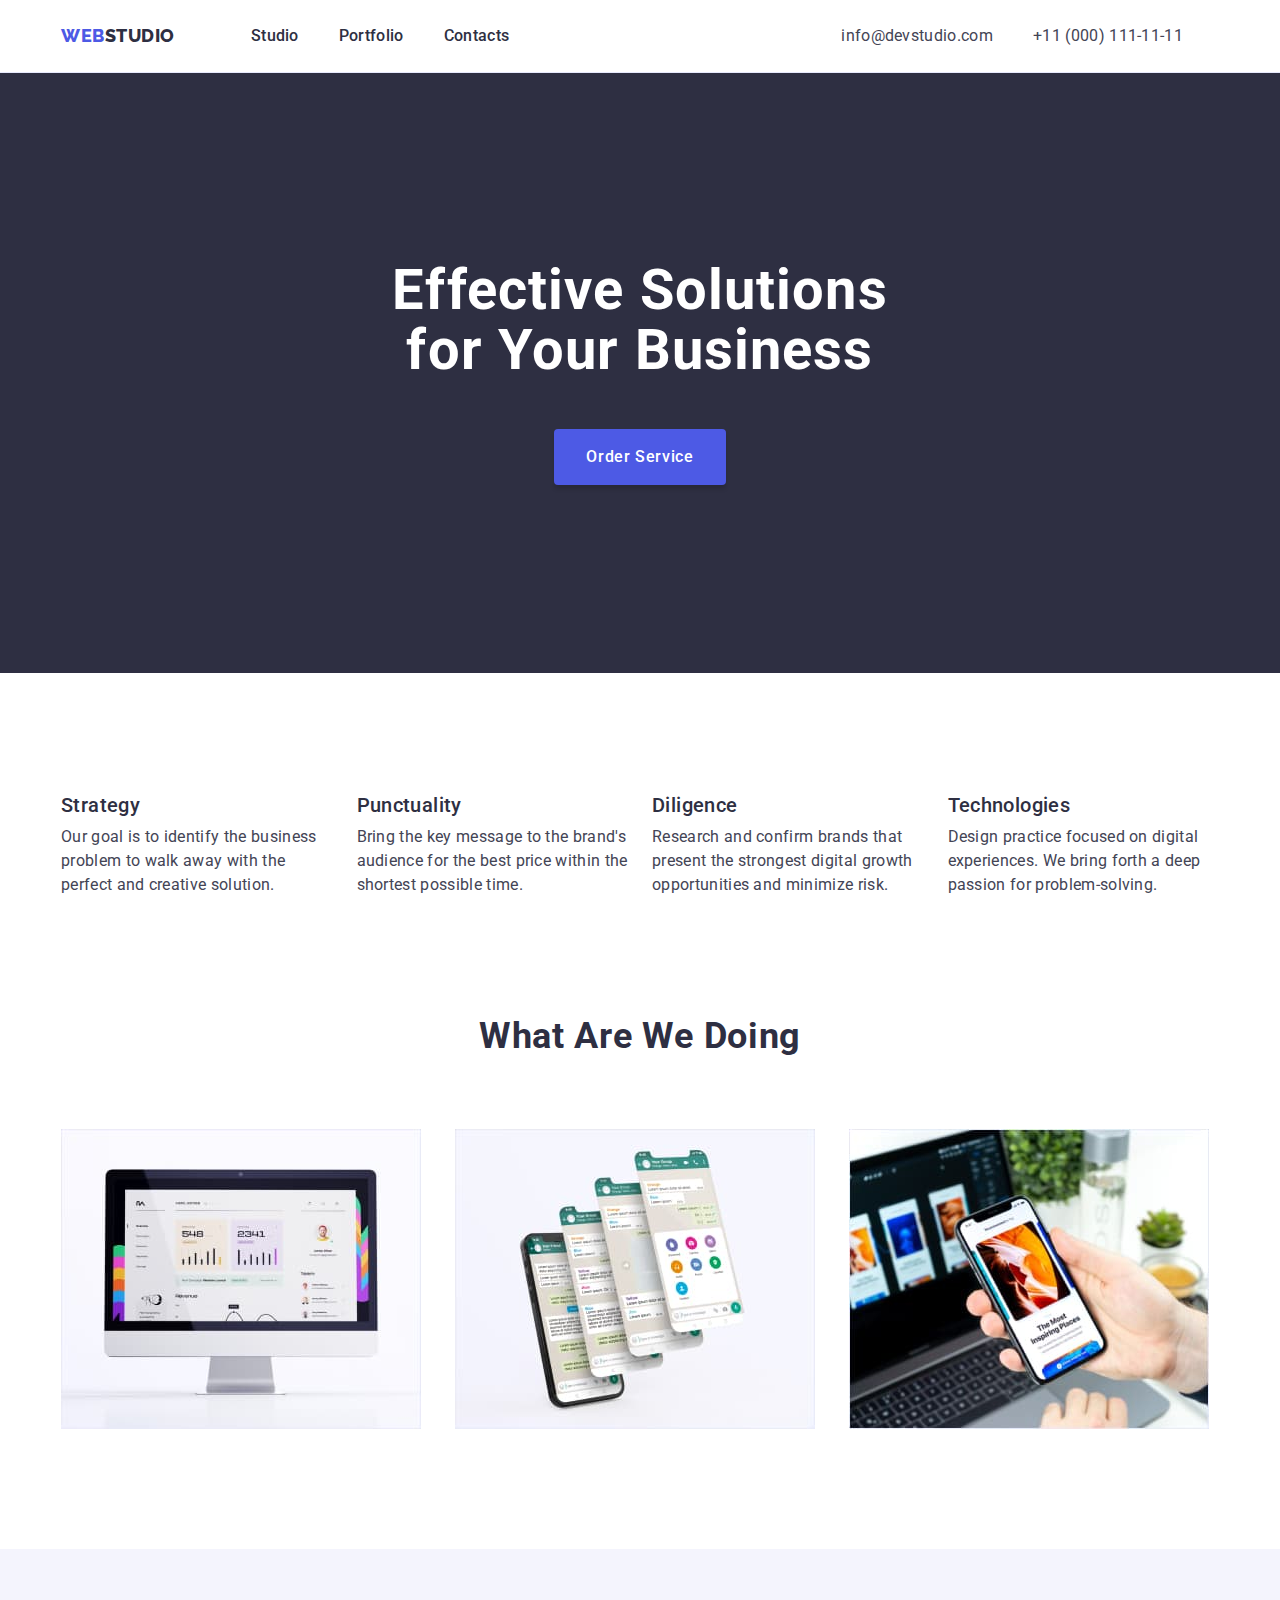
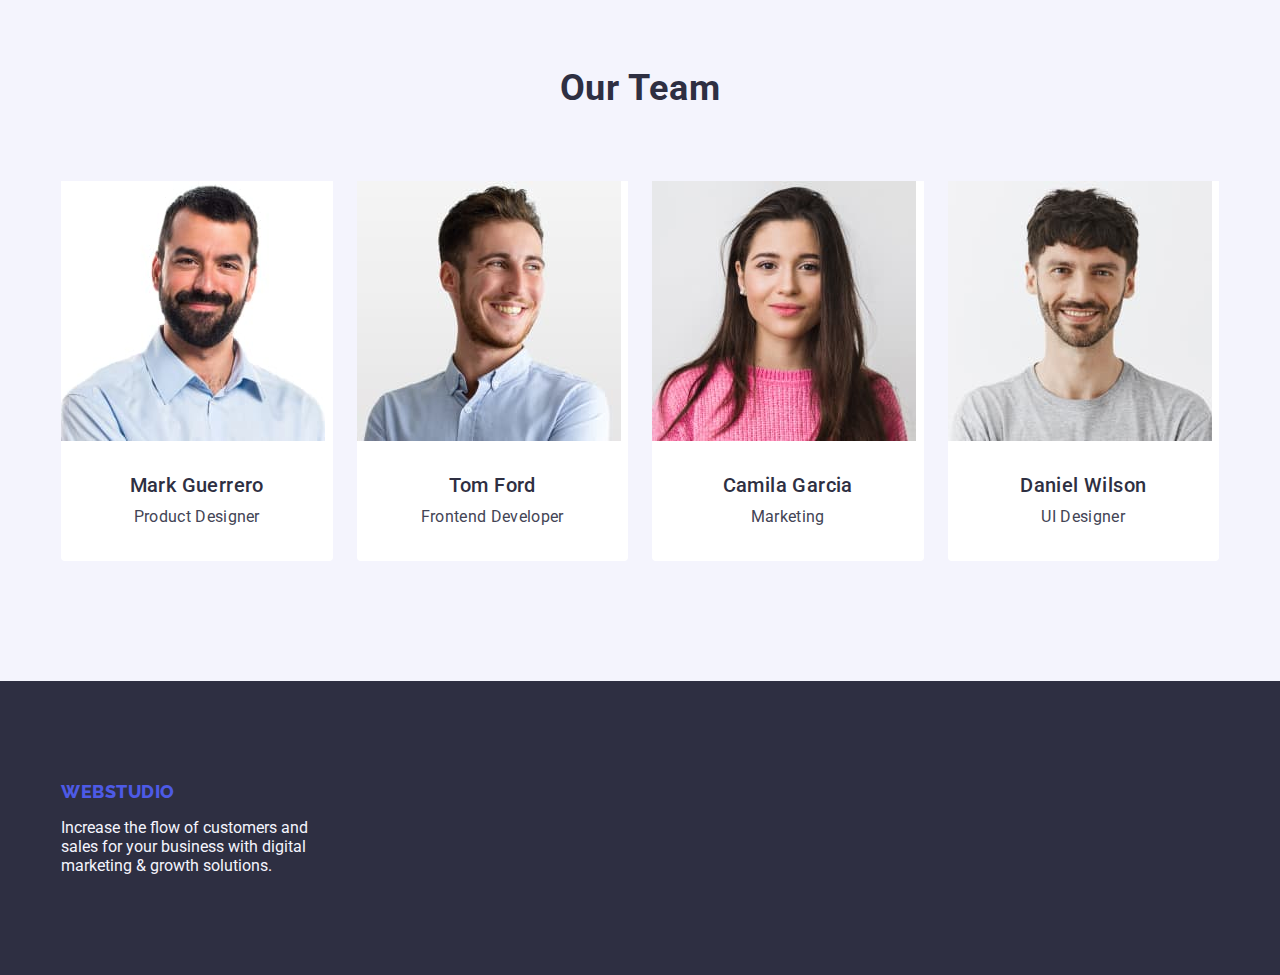
<file: index.html>
<!DOCTYPE html>
<html lang="en">
  <head>
    <meta charset="UTF-8" />
    <meta http-equiv="X-UA-Compatible" content="IE=edge" />
    <meta name="viewport" content="width=device-width, initial-scale=1.0" />
    <link rel="preconnect" href="https://fonts.googleapis.com" />
    <link rel="preconnect" href="https://fonts.gstatic.com" crossorigin />
    <link
      href="https://fonts.googleapis.com/css2?family=Montserrat:wght@400;700&family=Raleway:wght@800&family=Roboto:wght@400;500;700&display=swap"
      rel="stylesheet"
    />
    <link
      rel="stylesheet"
      href="https://cdnjs.cloudflare.com/ajax/libs/modern-normalize/1.1.0/modern-normalize.min.css"
      integrity="sha512-wpPYUAdjBVSE4KJnH1VR1HeZfpl1ub8YT/NKx4PuQ5NmX2tKuGu6U/JRp5y+Y8XG2tV+wKQpNHVUX03MfMFn9Q=="
      crossorigin="anonymous"
      referrerpolicy="no-referrer"
    />
    <link rel="stylesheet" href="./css/style.css" />
    <title>Document</title>
  </head>
  <body>
    <!-- header -->
    <header class="page-header">
      <div class="container">
        <!-- navbar -->
        <nav class="page-nav">
          <!-- logo -->
          <a class="logo link" href="./index.html">
            Web<span class="secondary-text-color">Studio</span>
          </a>

          <ul class="nav list">
            <li><a class="nav-item link" href="./index.html">Studio</a></li>
            <li><a class="nav-item link" href="./portfolio.html">Portfolio</a></li>
            <li><a class="nav-item link" href="">Contacts</a></li>
          </ul>
        </nav>

        <!-- contacts -->
        <address class="nav-contact">
          <ul class="contact-list list">
            <li>
              <a class="nav-contact-item link" href="mailto:info@devstudio.com">
                info@devstudio.com
              </a>
            </li>
            <li>
              <a class="nav-contact-item link" href="tel:+110001111111">+11 (000) 111-11-11</a>
            </li>
          </ul>
        </address>
      </div>
    </header>

    <!-- main -->
    <main>
      <!-- hero -->
      <section class="hero">
        <div class="container">
          <h1 class="hero-title">Effective Solutions for Your Business</h1>
          <button class="button" type="button">Order Service</button>
        </div>
      </section>

      <!-- section-2 -->
      <section class="advantages">
        <div class="container">
          <h2 class="section-title" hidden>Advantages</h2>
          <!-- list of advantages -->
          <ul class="advantages-list list">
            <li class="advantages-item">
              <h3 class="section-subtitle">Strategy</h3>
              <p class="section-text">
                Our goal is to identify the business problem to walk away with the perfect and
                creative solution.
              </p>
            </li>
            <li class="advantages-item">
              <h3 class="section-subtitle">Punctuality</h3>
              <p class="section-text">
                Bring the key message to the brand's audience for the best price within the shortest
                possible time.
              </p>
            </li>
            <li class="advantages-item">
              <h3 class="section-subtitle">Diligence</h3>
              <p class="section-text">
                Research and confirm brands that present the strongest digital growth opportunities
                and minimize risk.
              </p>
            </li>
            <li class="advantages-item">
              <h3 class="section-subtitle">Technologies</h3>
              <p class="section-text">
                Design practice focused on digital experiences. We bring forth a deep passion for
                problem-solving.
              </p>
            </li>
          </ul>
        </div>
      </section>

      <!-- section-3 -->
      <section class="services">
        <div class="container">
          <h2 class="section-title">What are we doing</h2>
          <ul class="list">
            <li class="services-item">
              <img src="./images/section-3-pic-1.jpg" alt="dashboard" width="360" />
            </li>
            <li class="services-item">
              <img src="./images/section-3-pic-2.jpg" alt="mobile-1" width="360" />
            </li>
            <li class="services-item">
              <img src="./images/section-3-pic-3.jpg" alt="mobile-2" width="360" />
            </li>
          </ul>
        </div>
      </section>

      <!-- section-4 -->
      <section class="our-team">
        <div class="container">
          <h2 class="section-title">Our Team</h2>
          <ul class="list">
            <li class="our-team-item">
              <img src="./images/team/person-1.jpg" alt="First worker" width="264" />
              <div class="team-info">
                <h3 class="section-subtitle">Mark Guerrero</h3>
                <p class="section-text">Product Designer</p>
              </div>
            </li>
            <li class="our-team-item">
              <img src="./images/team/person-2.jpg" alt="Second worker" width="264" />
              <div class="team-info">
                <h3 class="section-subtitle">Tom Ford</h3>
                <p class="section-text">Frontend Developer</p>
              </div>
            </li>
            <li class="our-team-item">
              <img src="./images/team/person-3.jpg" alt="Third worker" width="264" />
              <div class="team-info">
                <h3 class="section-subtitle">Camila Garcia</h3>
                <p class="section-text">Marketing</p>
              </div>
            </li>
            <li class="our-team-item">
              <img src="./images/team/person-4.jpg" alt="Forth worker" width="264" />
              <div class="team-info">
                <h3 class="section-subtitle">Daniel Wilson</h3>
                <p class="section-text">UI Designer</p>
              </div>
            </li>
          </ul>
        </div>
      </section>
    </main>
    <footer class="footer">
      <div class="container">
        <a class="logo link" href="./index.html">
          Web<span class="footer-text-color">Studio</span>
        </a>
        <p class="footer-text">
          Increase the flow of customers and sales for your business with digital marketing & growth
          solutions.
        </p>
      </div>
    </footer>
  </body>
</html>
</file>
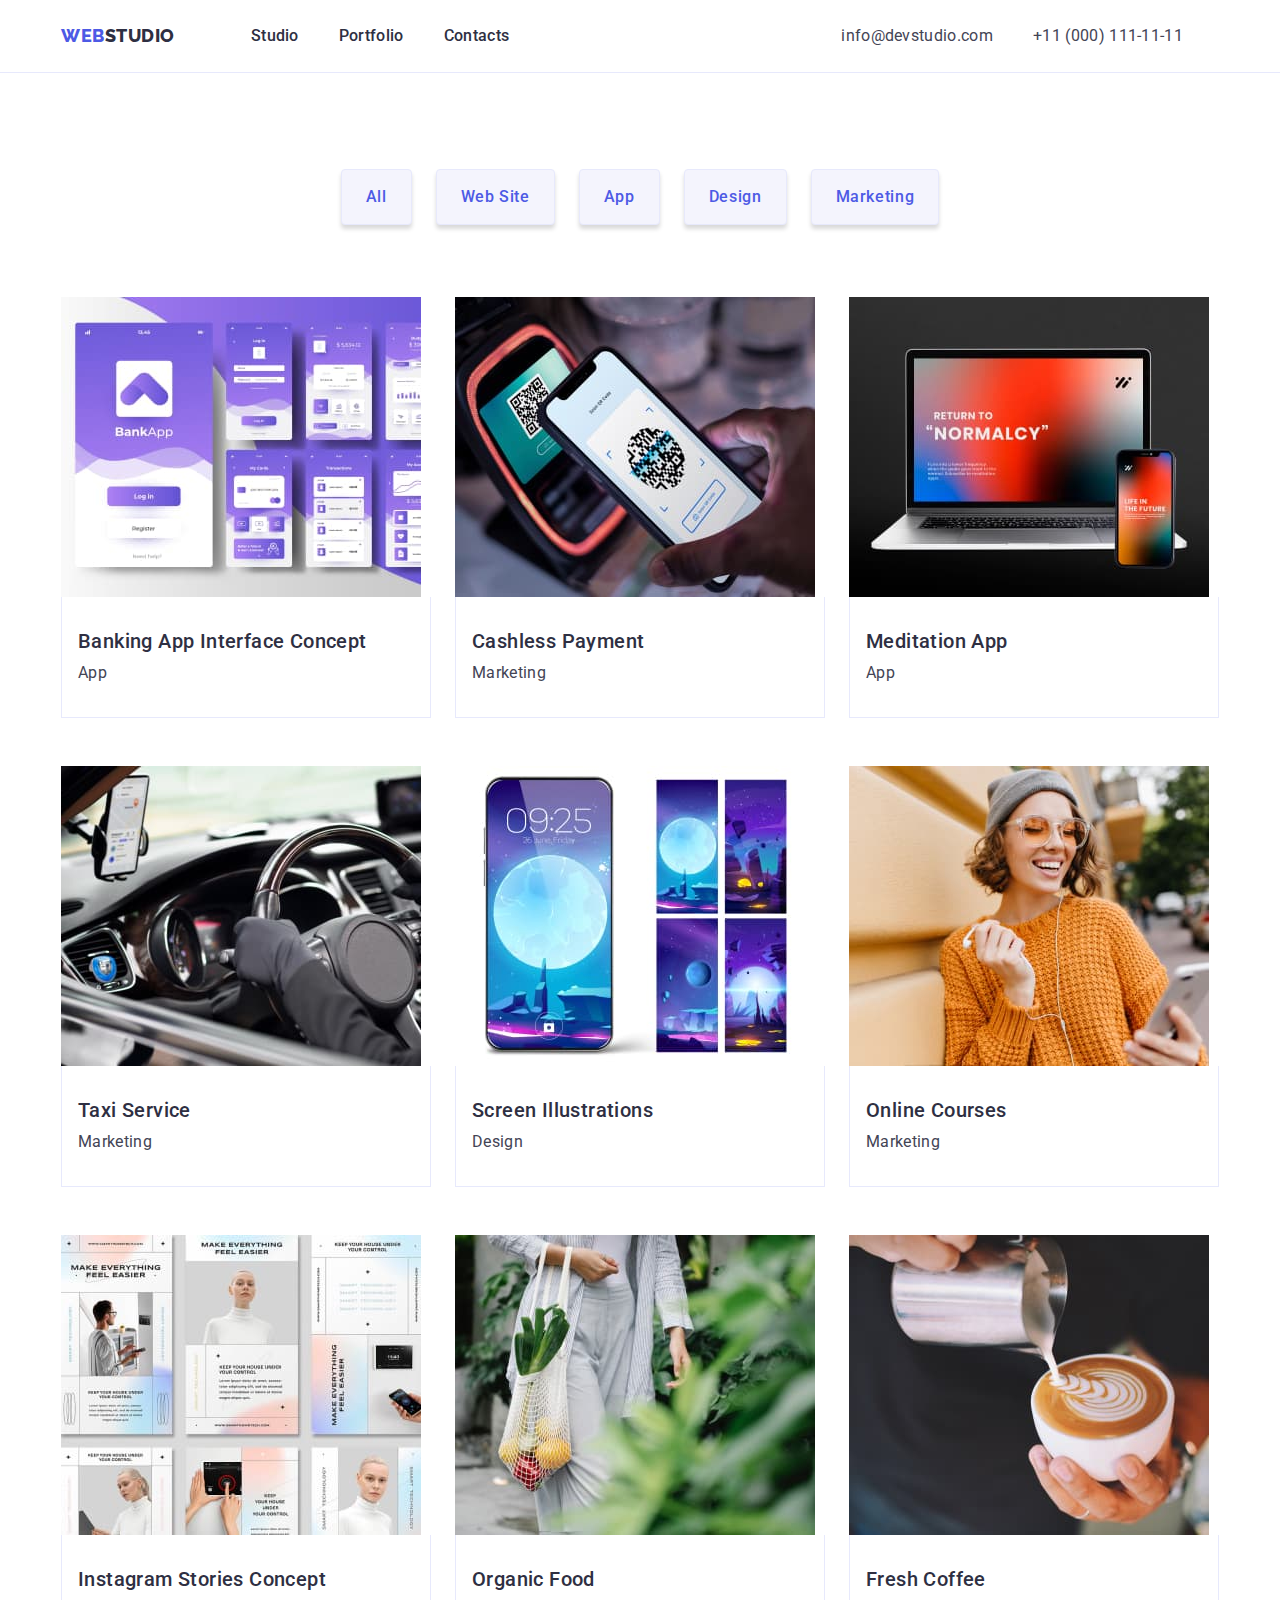
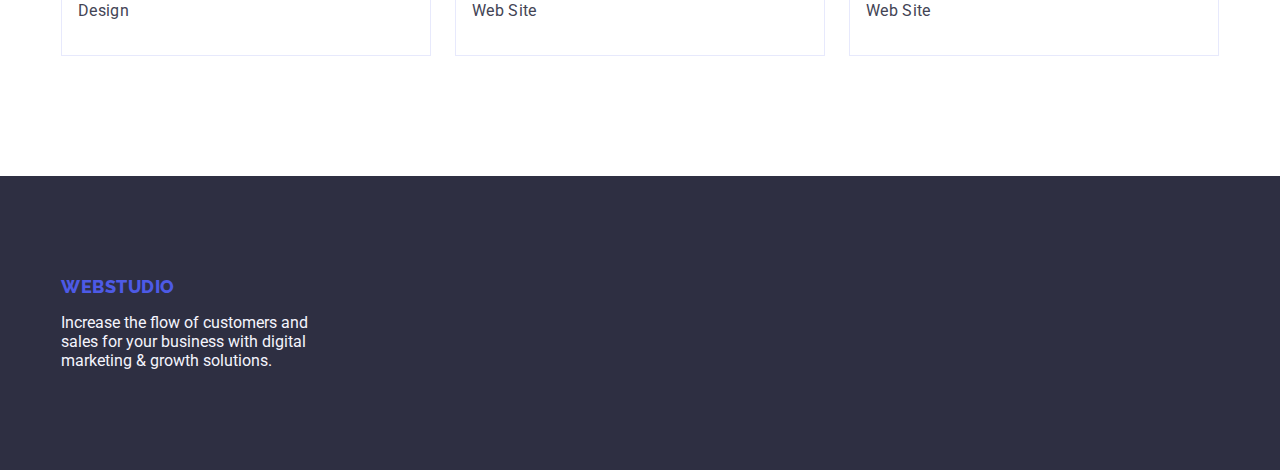
<file: portfolio.html>
<!DOCTYPE html>
<html lang="en">
  <head>
    <meta charset="UTF-8" />
    <meta http-equiv="X-UA-Compatible" content="IE=edge" />
    <meta name="viewport" content="width=device-width, initial-scale=1.0" />
    <link rel="preconnect" href="https://fonts.googleapis.com" />
    <link rel="preconnect" href="https://fonts.gstatic.com" crossorigin />
    <link
      href="https://fonts.googleapis.com/css2?family=Montserrat:wght@400;700&family=Raleway:wght@800&family=Roboto:wght@400;500;700&display=swap"
      rel="stylesheet"
    />
    <link
      rel="stylesheet"
      href="https://cdnjs.cloudflare.com/ajax/libs/modern-normalize/1.1.0/modern-normalize.min.css"
      integrity="sha512-wpPYUAdjBVSE4KJnH1VR1HeZfpl1ub8YT/NKx4PuQ5NmX2tKuGu6U/JRp5y+Y8XG2tV+wKQpNHVUX03MfMFn9Q=="
      crossorigin="anonymous"
      referrerpolicy="no-referrer"
    />
    <link rel="stylesheet" href="./css/style.css" />
    <title>Document</title>
  </head>
  <body>
    <!-- header -->
    <header class="page-header">
      <div class="container">
        <!-- navbar -->
        <nav class="page-nav">
          <!-- logo -->
          <a class="logo link" href="./index.html">
            Web<span class="secondary-text-color">Studio</span>
          </a>

          <ul class="nav list">
            <li><a class="nav-item link" href="./index.html">Studio</a></li>
            <li><a class="nav-item link" href="./portfolio.html">Portfolio</a></li>
            <li><a class="nav-item link" href="">Contacts</a></li>
          </ul>
        </nav>

        <!-- contacts -->
        <address class="nav-contact">
          <ul class="contact-list list">
            <li>
              <a class="nav-contact-item link" href="mailto:info@devstudio.com">
                info@devstudio.com
              </a>
            </li>
            <li>
              <a class="nav-contact-item link" href="tel:+110001111111">+11 (000) 111-11-11</a>
            </li>
          </ul>
        </address>
      </div>
    </header>

    <!-- main -->
    <main>
      <section class="portfolio">
        <div class="container">
          <h1 hidden>Portfolio</h1>
          <ul class="filters list">
            <li><button class="button button-portfolio" type="button">All</button></li>
            <li><button class="button button-portfolio" type="button">Web Site</button></li>
            <li><button class="button button-portfolio" type="button">App</button></li>
            <li><button class="button button-portfolio" type="button">Design</button></li>
            <li><button class="button button-portfolio" type="button">Marketing</button></li>
          </ul>

          <!-- menu list -->
          <ul class="projects list">
            <li class="project-card">
              <a class="link" href="">
                <img src="./images/portfolio/img-1.jpg" alt="Banking App Interface Concept" />
                <div class="card-info">
                  <h2 class="section-subtitle">Banking App Interface Concept</h2>
                  <p class="section-text">App</p>
                </div>
              </a>
            </li>
            <li class="project-card">
              <a class="link" href="">
                <img src="./images/portfolio/img-2.jpg" alt="Cashless Payment" />
                <div class="card-info">
                  <h2 class="section-subtitle">Cashless Payment</h2>
                  <p class="section-text">Marketing</p>
                </div>
              </a>
            </li>
            <li class="project-card">
              <a class="link" href="">
                <img src="./images/portfolio/img-3.jpg" alt="Meditation App" />
                <div class="card-info">
                  <h2 class="section-subtitle">Meditation App</h2>
                  <p class="section-text">App</p>
                </div>
              </a>
            </li>
            <li class="project-card">
              <a class="link" href="">
                <img src="./images/portfolio/img-4.jpg" alt="Taxi Service" />
                <div class="card-info">
                  <h2 class="section-subtitle">Taxi Service</h2>
                  <p class="section-text">Marketing</p>
                </div>
              </a>
            </li>
            <li class="project-card">
              <a class="link" href="">
                <img src="./images/portfolio/img-5.jpg" alt="Screen Illustrations" />
                <div class="card-info">
                  <h2 class="section-subtitle">Screen Illustrations</h2>
                  <p class="section-text">Design</p>
                </div>
              </a>
            </li>
            <li class="project-card">
              <a class="link" href="">
                <img src="./images/portfolio/img-6.jpg" alt="Online Courses" />
                <div class="card-info">
                  <h2 class="section-subtitle">Online Courses</h2>
                  <p class="section-text">Marketing</p>
                </div>
              </a>
            </li>
            <li class="project-card">
              <a class="link" href="">
                <img src="./images/portfolio/img-7.jpg" alt="Instagram Stories Concept" />
                <div class="card-info">
                  <h2 class="section-subtitle">Instagram Stories Concept</h2>
                  <p class="section-text">Design</p>
                </div>
              </a>
            </li>
            <li class="project-card">
              <a class="link" href="">
                <img src="./images/portfolio/img-8.jpg" alt="Organic Food" />
                <div class="card-info">
                  <h2 class="section-subtitle">Organic Food</h2>
                  <p class="section-text">Web Site</p>
                </div>
              </a>
            </li>
            <li class="project-card">
              <a class="link" href="">
                <img src="./images/portfolio/img-9.jpg" alt="Fresh Coffee" />
                <div class="card-info">
                  <h2 class="section-subtitle">Fresh Coffee</h2>
                  <p class="section-text">Web Site</p>
                </div>
              </a>
            </li>
          </ul>
        </div>
      </section>
    </main>

    <!-- footer -->
    <footer class="footer">
      <div class="container">
        <a class="logo link" href="./index.html">
          Web<span class="footer-text-color">Studio</span>
        </a>
        <p class="footer-text">
          Increase the flow of customers and sales for your business with digital marketing & growth
          solutions.
        </p>
      </div>
    </footer>
  </body>
</html>
</file>
<file: css/style.css>
:root {
  --primary-bg-color: #ffffff;
  --accent-color: #4d5ae5;
  --title-text-color: #2e2f42;
  --primary-text-color: #434455;
  --hero-bg-color: #2e2f42;
  /* hover-focus-color */
  /* fonts */
  --footer-text-color: #f4f4fd;
  --footer-bg-color: #2e2f42;

  /* portfolio */
  --button-bg-color: #f4f4fd;
}

/* default */

* {
  margin: 0;
  padding: 0;
}

img {
  display: block;
}

.link {
  text-decoration: none;
}

.list {
  list-style: none;
}

/* common */

body {
  font-family: 'Roboto', sans-serif;
  color: var(--primary-text-color);
  background-color: var(--primary-bg-color);
}

.container {
  /* display: flex; */
  width: 1158px;
  margin: 0 auto;
  padding: 0 15px;
}

.section-title {
  font-family: 'Roboto';
  font-weight: 700;
  font-size: 36px;
  line-height: 1.11;
  text-align: center;
  letter-spacing: 0.02em;
  text-transform: capitalize;
  color: var(--title-text-color);
}

.section-subtitle {
  font-family: 'Roboto';
  font-weight: 500;
  font-size: 20px;
  line-height: 1.2;
  letter-spacing: 0.02em;
  color: var(--title-text-color);
}

.section-text {
  font-family: 'Roboto';
  font-weight: 400;
  font-size: 16px;
  line-height: 1.5;
  letter-spacing: 0.02em;
  color: var(--primary-text-color);
}

/* header */

.page-header {
  border-bottom: 1px solid #e7e9fc;
  padding: 24px 0;
}

.page-header .container {
  display: flex;
}

.page-nav {
  display: flex;
  align-items: center;
  margin-right: 332px;
}

.logo {
  margin-right: 76px;

  font-family: 'Raleway', sans-serif;
  font-weight: 800;
  font-size: 18px;
  line-height: 1.17;
  letter-spacing: 0.03em;
  text-transform: uppercase;
  color: var(--accent-color);
}

.secondary-text-color {
  color: var(--title-text-color);
}

.nav {
  display: flex;
  gap: 40px;
}

.nav-item {
  padding: 24px 0;

  font-family: 'Roboto';
  font-weight: 500;
  font-size: 16px;
  line-height: 1.5;
  letter-spacing: 0.02em;
  color: var(--title-text-color);
}

.nav .link:hover,
.nav .link:focus {
  color: #404bbf;
}

/* this rule is duplicated in nav-conto-item */
.contact-list {
  display: flex;
  gap: 40px;
}

.nav-contact {
  font-style: normal;
}

.nav-contact-item {
  font-family: 'Roboto';
  font-size: 16px;
  line-height: 1.5;
  letter-spacing: 0.02em;
  color: var(--primary-text-color);
}

.nav-contact-item:hover,
.nav-contact-item:focus {
  color: #404bbf;
}

/* main */

/* hero */

.hero {
  padding: 188px 0;
  background-color: var(--hero-bg-color);
}

.hero-title {
  max-width: 496px;
  margin: 0 auto;
  margin-bottom: 48px;

  font-family: 'Roboto';
  font-weight: 700;
  font-size: 56px;
  line-height: 1.07;
  text-align: center;
  letter-spacing: 0.02em;
  color: #ffffff;
}

.button {
  display: block;
  min-width: 169px;
  height: 56px;
  margin: 0 auto;
  padding: 16px 32px;

  font-family: 'Roboto', sans-serif;
  font-weight: 500;
  font-size: 16px;
  line-height: 1.5;
  letter-spacing: 0.04em;
  text-align: center;

  color: #ffffff;
  background-color: var(--accent-color);
  box-shadow: 0px 4px 4px rgba(0, 0, 0, 0.15);
  border: none;
  border-radius: 4px;
  cursor: pointer;
}

.button:hover,
.button:focus {
  background-color: #404bbf;
}

/* secction-2-advantages */

.advantages .section-subtitle {
  margin-bottom: 8px;
}

.advantages {
  padding: 120px 0;
}

.advantages-list {
  display: flex;
  gap: 24px;
}

.advantages-item {
  /* 100% -> 1158px(container) - 15*2(padding) */
  width: calc((100% - 72px) / 4);
}

/* section-3-services */

.services {
  padding-bottom: 120px;
}

.services .section-title {
  margin-bottom: 72px;
}

.services .list {
  display: flex;
  gap: 24px;
}

.services-item {
  width: calc((100% - 48px) / 3);
}

/* section-4-about-us */

.our-team {
  background-color: #f4f4fd;
  padding-top: 120px;
  padding-bottom: 120px;
}

.our-team .section-title {
  margin-bottom: 72px;
}

.our-team-item {
  background-color: #ffffff;
  width: calc((100% - 72px) / 4);
  border-radius: 0px 0px 4px 4px;
}

.team-info {
  padding: 32px 16px;
}

.team-info .section-subtitle {
  text-align: center;
  margin-bottom: 8px;
}

.team-info .section-text {
  text-align: center;
}

.our-team .list {
  display: flex;
  gap: 24px;
}

/* footer */

.footer {
  padding: 100px 0;
  background-color: var(--footer-bg-color);
}

.footer .logo.link {
  display: inline-block;
  margin-bottom: 16px;
}

.footer-text {
  max-width: 264px;
  color: var(--footer-text-color);
}

/* portfolio */

.portfolio {
  padding-top: 96px;
  padding-bottom: 120px;
}

.filters.list {
  display: flex;
  justify-content: center;
  gap: 24px;
  margin-bottom: 72px;
}

.button-portfolio {
  background-color: var(--button-bg-color);
  color: var(--accent-color);
  padding: 12px 24px;
  min-width: 0;
  border: 1px solid #e7e9fc;
  border-radius: 4px;
}

.button:hover,
.button:focus {
  color: #ffffff;
  background-color: #404bbf;
  border: 1px solid transparent;
}

/* menu list */

.projects {
  display: flex;
  flex-wrap: wrap;
  column-gap: 24px;
  row-gap: 48px;
}

.project-card {
  width: calc((100% - 48px) / 3);
}

.card-info {
  padding: 32px 16px;
  border: 1px solid #e7e9fc;
  border-top: none;
}

.card-info .section-subtitle {
  margin-bottom: 8px;
}

/* footer */
</file>
